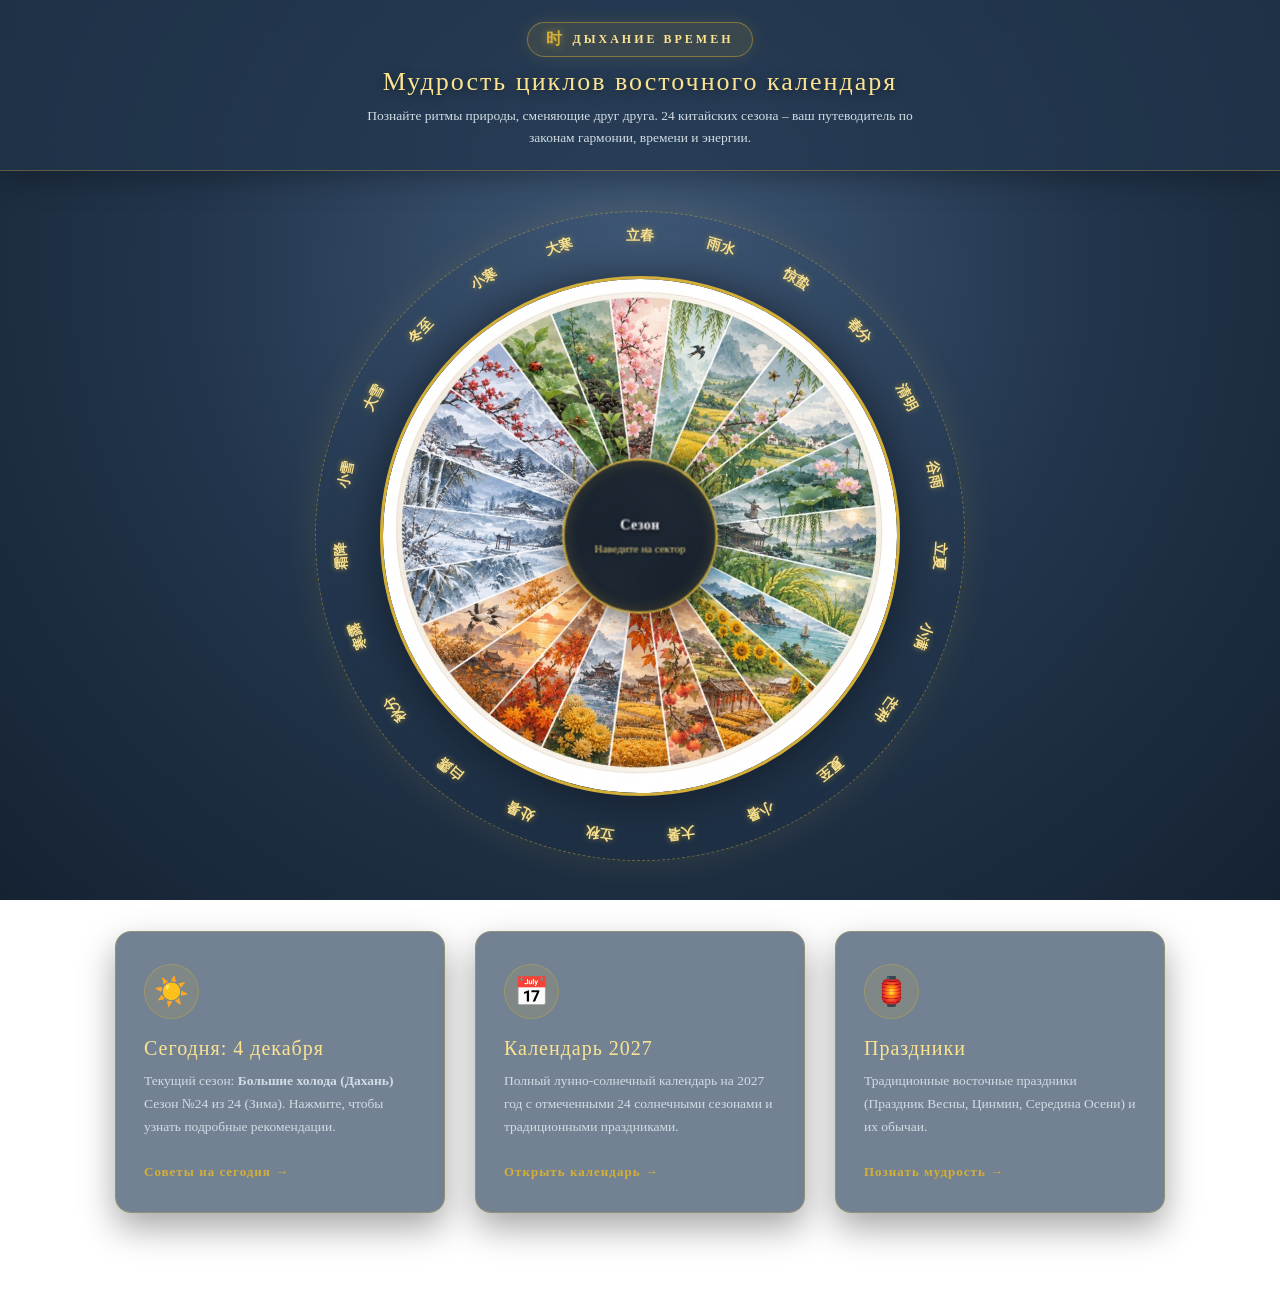
<file: index.html>
<!DOCTYPE html>
<html lang="ru">
<head>
    <meta charset="UTF-8">
    <meta name="viewport" content="width=device-width, initial-scale=1.0">
    <title>Дыхание Времен — Восточный календарь и 24 сезона</title>
    <link rel="stylesheet" href="style.css">
</head>
<body>

    <div class="container">
        
        <!-- Шапка -->
        <header class="site-header">
            <div class="logo">
                <span class="logo-icon">时</span>
                <span class="logo-text">Дыхание Времен</span>
            </div>
            
            <div class="intro-content">
                <h1>Мудрость циклов восточного календаря</h1>
                <p>Познайте ритмы природы, сменяющие друг друга. 24 китайских сезона – ваш путеводитель по законам гармонии, времени и энергии.</p>
            </div>
        </header>

        <!-- Круг сезонов -->
        <div class="interactive-stage">
            <div class="zodiac-ring-wrapper" id="zodiacRing"></div>

            <div class="seasons-wheel-container">
                <div class="seasons-wheel" id="seasonsWheel"></div>
                
                <div class="center-hub" id="centerHub">
                    <h2 id="seasonTitle">Сезон</h2>
                    <p id="seasonDesc">Наведите на сектор</p>
                </div>
            </div>
        </div>

        <!-- Три блока под кругом -->
        <section class="info-blocks-section">
            <div class="info-card" onclick="alert('Раздел «Сегодня» в разработке')">
                <div class="card-icon">☀️</div>
                <h3 id="todayCardTitle">Сегодня</h3>
                <p id="todayCardDesc">Загрузка данных текущего дня...</p>
                <span class="card-link">Советы на сегодня →</span>
            </div>

           <a href="calendar-2027.html" class="info-card">
    <div class="card-icon">📅</div>
    <h3>Календарь 2027</h3>
    <p>Полный лунно-солнечный календарь на 2027 год с отмеченными 24 солнечными сезонами и традиционными праздниками.</p>
    <span class="card-link">Открыть календарь →</span>
</a>

            <div class="info-card" onclick="alert('Раздел «Праздники» в разработке')">
                <div class="card-icon">🏮</div>
                <h3>Праздники</h3>
                <p>Традиционные восточные праздники (Праздник Весны, Цинмин, Середина Осени) и их обычаи.</p>
                <span class="card-link">Познать мудрость →</span>
            </div>
        </section>

    </div>

    <script src="script.js"></script>
    <script src="segodnya-widget.js"></script>
    <style>
  .starfield { position: fixed; inset: 0; z-index: -1; pointer-events: none; overflow: hidden; }
  .starfield .star {
    position: absolute;
    border-radius: 50%;
    background: #fff;
    opacity: 0;
    animation: star-twinkle var(--d, 5s) ease-in-out var(--delay, 0s) infinite;
  }
  .starfield .star.gold { background: #f3e5ab; }
  .starfield .star.glow { box-shadow: 0 0 6px 1px rgba(243, 229, 171, 0.55); }
  @keyframes star-twinkle {
    0%, 100% { opacity: 0;           transform: scale(0.6); }
    50%      { opacity: var(--o, .6); transform: scale(1); }
  }
  @media (prefers-reduced-motion: reduce) {
    .starfield .star { animation: none; opacity: 0.3; }
  }
</style>
<script>
(function () {
  var box = document.createElement('div');
  box.className = 'starfield';
  box.setAttribute('aria-hidden', 'true');
  var count = window.innerWidth < 700 ? 70 : 150;
  for (var i = 0; i < count; i++) {
    var s = document.createElement('span');
    var size = 2 + Math.random() * 3;
    s.className = 'star' + (Math.random() < 0.3 ? ' gold' : '') + (size > 3.6 ? ' glow' : '');
    s.style.left = (Math.random() * 100) + '%';
    s.style.top = (Math.random() * 100) + '%';
    s.style.width = s.style.height = size + 'px';
    s.style.setProperty('--d', (3 + Math.random() * 5).toFixed(1) + 's');
    s.style.setProperty('--delay', (-Math.random() * 8).toFixed(1) + 's');
    s.style.setProperty('--o', (0.35 + Math.random() * 0.5).toFixed(2));
    box.appendChild(s);
  }
  document.body.appendChild(box);
})();
</script>
    
</body>
</html>
</file>
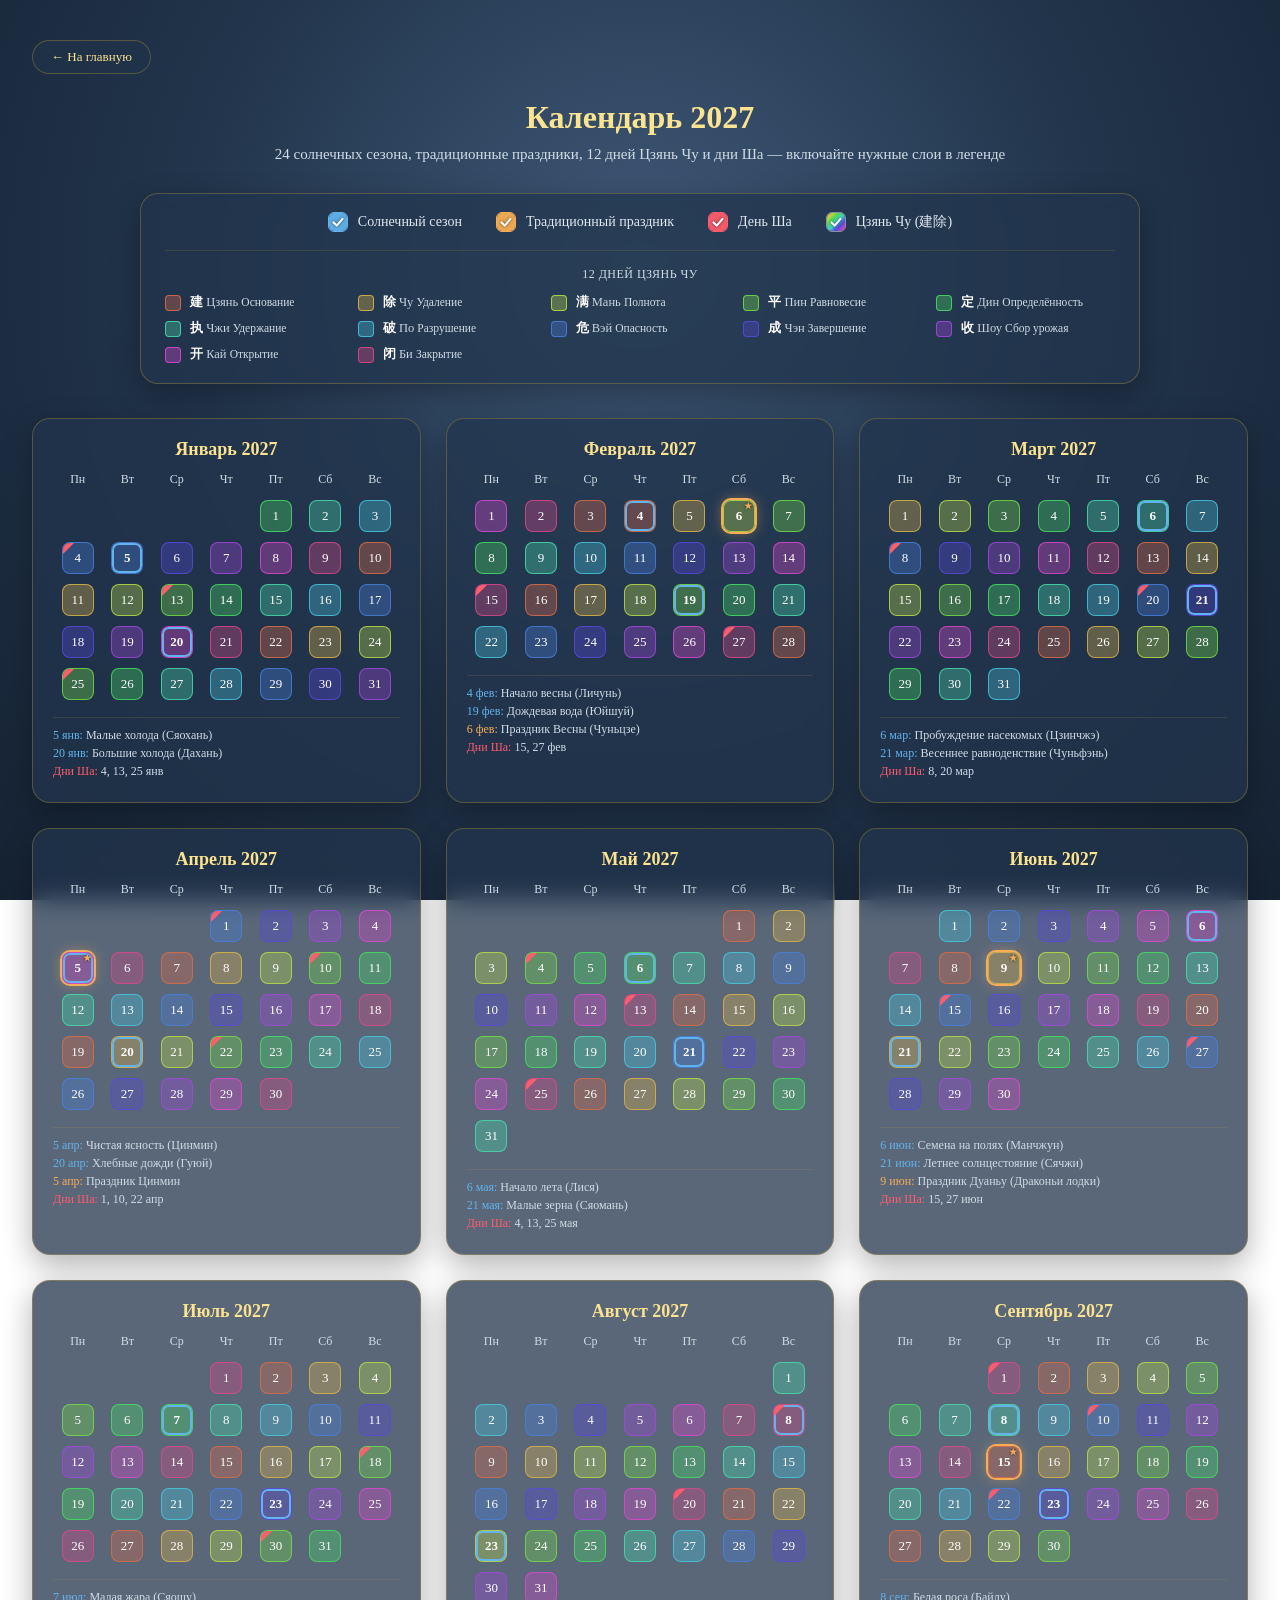
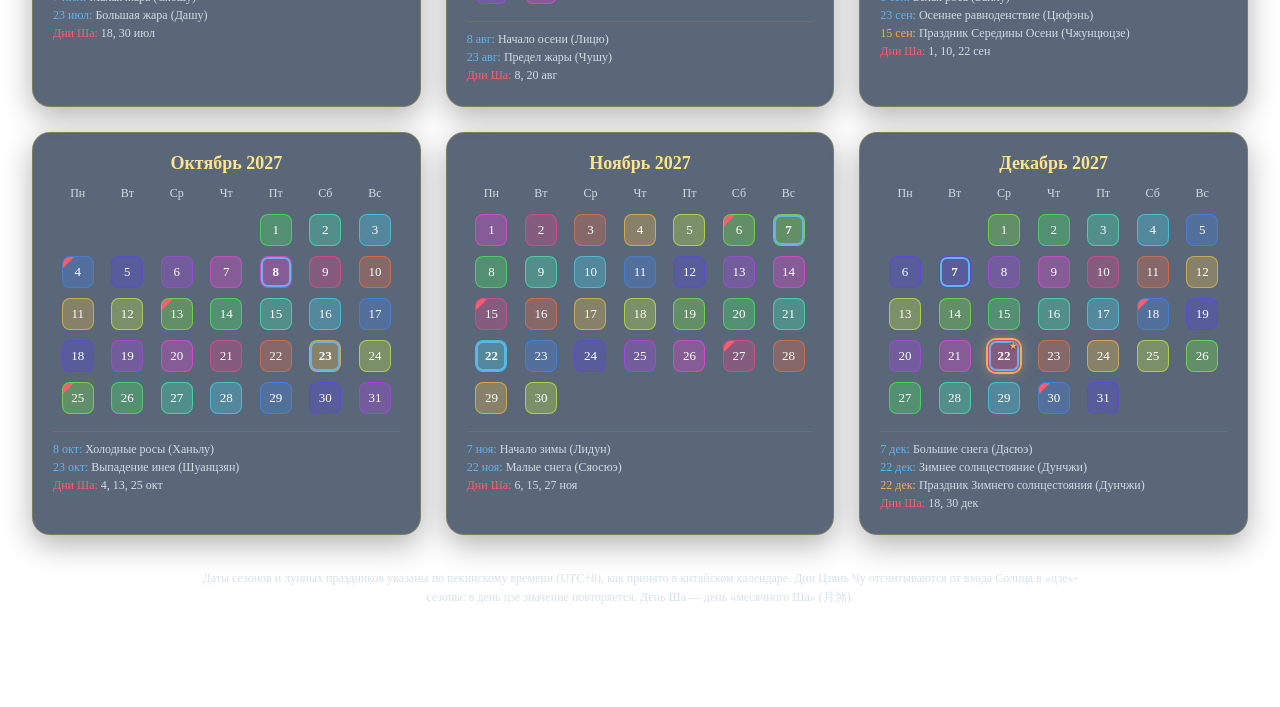
<file: calendar-2027.html>
<!DOCTYPE html>
<html lang="ru">
<head>
    <meta charset="UTF-8">
    <meta name="viewport" content="width=device-width, initial-scale=1.0">
    <title>Календарь 2027 — Сезоны, праздники, Цзянь Чу и дни Ша</title>
    <link rel="stylesheet" href="style.css">
    <style>
        :root {
            --cal-season: #63b3ed;
            --cal-holiday: #f6ad55;
            --cal-sha: #ff5c6c;
        }

        .calendar-wrapper {
            max-width: 1400px;
            width: 95%;
            margin: 40px auto;
            padding-bottom: 60px;
        }
        .calendar-header {
            text-align: center;
            margin-bottom: 30px;
        }
        .calendar-header h1 {
            font-size: 32px;
            color: var(--gold-light, #f3e5ab);
            margin-bottom: 10px;
        }
        .calendar-header p {
            color: var(--text-muted, #a0aec0);
            font-size: 15px;
        }
        .back-btn {
            display: inline-block;
            margin-bottom: 25px;
            color: var(--gold-light, #f3e5ab);
            text-decoration: none;
            font-size: 13px;
            border: 1px solid rgba(212, 175, 55, 0.3);
            padding: 8px 18px;
            border-radius: 20px;
            background: rgba(34, 53, 76, 0.6);
            backdrop-filter: blur(8px);
            transition: 0.3s;
        }
        .back-btn:hover {
            background: var(--gold-primary, #d4af37);
            color: #0d1520;
        }

        /* ───────── Легенда-фильтр ───────── */
        .legend {
            max-width: 1000px;
            margin: 0 auto 34px;
            padding: 18px 24px 20px;
            background: rgba(34, 53, 76, 0.75);
            backdrop-filter: blur(12px);
            border: 1px solid rgba(212, 175, 55, 0.3);
            border-radius: 18px;
            box-shadow: 0 10px 30px rgba(0, 0, 0, 0.3);
        }
        .legend-row {
            display: flex;
            flex-wrap: wrap;
            justify-content: center;
            gap: 14px 34px;
        }

        .lg-item {
            position: relative;
            display: inline-flex;
            align-items: center;
            gap: 10px;
            cursor: pointer;
            user-select: none;
            -webkit-tap-highlight-color: transparent;
            font-size: 14px;
        }
        .lg-input {
            position: absolute;
            left: 0;
            top: 50%;
            width: 20px;
            height: 20px;
            margin: -10px 0 0;
            opacity: 0;
            cursor: pointer;
        }
        .lg-box {
            position: relative;
            flex: none;
            width: 20px;
            height: 20px;
            border-radius: 6px;
            border: 1.5px solid var(--c);
            overflow: hidden;
            transition: transform 0.15s, box-shadow 0.2s;
        }
        .lg-box::before {
            content: "";
            position: absolute;
            inset: 0;
            background: var(--bg, var(--c));
            opacity: 0.2;
            transition: opacity 0.2s;
        }
        .lg-input:checked + .lg-box::before { opacity: 0.95; }
        .lg-input:focus-visible + .lg-box { box-shadow: 0 0 0 3px rgba(243, 229, 171, 0.55); }
        .lg-item:active .lg-box { transform: scale(0.9); }

        .lg-check {
            position: absolute;
            inset: 0;
            width: 100%;
            height: 100%;
            fill: none;
            stroke: #fff;
            stroke-width: 2.3;
            stroke-linecap: round;
            stroke-linejoin: round;
            filter: drop-shadow(0 0 1.5px rgba(0, 0, 0, 0.6));
        }
        .lg-check path {
            opacity: 0;
            stroke-dasharray: 1;
            stroke-dashoffset: 1;
            transition: stroke-dashoffset 0.22s ease 0.04s, opacity 0.05s;
        }
        .lg-input:checked + .lg-box .lg-check path {
            opacity: 1;
            stroke-dashoffset: 0;
        }
        .lg-text {
            color: var(--text-muted, #a0aec0);
            transition: color 0.2s;
        }
        .lg-item:hover .lg-text,
        .lg-input:checked ~ .lg-text { color: #e2e8f0; }

        .jc-legend {
            margin-top: 18px;
            padding-top: 16px;
            border-top: 1px solid rgba(212, 175, 55, 0.15);
            transition: opacity 0.25s;
        }
        .jc-legend.off { opacity: 0.35; }
        .jc-legend-title {
            text-align: center;
            font-size: 12px;
            letter-spacing: 0.04em;
            text-transform: uppercase;
            color: var(--text-muted, #a0aec0);
            margin-bottom: 12px;
        }
        .jc-grid {
            display: grid;
            grid-template-columns: repeat(auto-fill, minmax(165px, 1fr));
            gap: 9px 14px;
        }
        .jc-chip {
            display: flex;
            align-items: center;
            gap: 9px;
            font-size: 12.5px;
            color: #cbd5e0;
            white-space: nowrap;
        }
        .jc-chip b { color: #fff; font-weight: 600; }
        .jc-chip small { color: var(--text-muted, #a0aec0); font-size: 11.5px; }
        .jc-sw {
            flex: none;
            width: 16px;
            height: 16px;
            border-radius: 4px;
            background: hsl(var(--jh) 70% 58% / 0.34);
            border: 1px solid hsl(var(--jh) 70% 58% / 0.85);
        }

        /* ───────── Сетка месяцев ───────── */
        .months-grid {
            display: grid;
            grid-template-columns: repeat(auto-fit, minmax(320px, 1fr));
            gap: 25px;
        }
        .month-card {
            background: rgba(34, 53, 76, 0.75);
            backdrop-filter: blur(12px);
            border: 1px solid rgba(212, 175, 55, 0.3);
            border-radius: 18px;
            padding: 20px;
            box-shadow: 0 10px 30px rgba(0, 0, 0, 0.3);
        }
        .month-title {
            font-size: 18px;
            color: var(--gold-light, #f3e5ab);
            margin-bottom: 12px;
            text-align: center;
            font-weight: 600;
        }
        .month-table {
            width: 100%;
            border-collapse: collapse;
            text-align: center;
            font-size: 13px;
        }
        .month-table th {
            color: var(--text-muted, #a0aec0);
            font-weight: 500;
            padding-bottom: 8px;
            font-size: 12px;
        }
        .month-table td {
            padding: 5px 2px;
            height: 40px;
            vertical-align: middle;
        }

        /* День */
        .day-cell {
            position: relative;
            display: flex;
            align-items: center;
            justify-content: center;
            width: 32px;
            height: 32px;
            margin: 0 auto;
            box-sizing: border-box;
            border-radius: 8px;
            border: 1px solid transparent;
            background: rgba(20, 32, 48, 0.4);
            color: #cbd5e0;
            font-variant-numeric: tabular-nums;
            overflow: hidden;
            cursor: default;
            box-shadow: var(--ring-s, 0 0 #0000), var(--ring-h, 0 0 #0000);
            transition: transform 0.15s, box-shadow 0.2s, background 0.2s;
        }
        .day-cell .num { position: relative; z-index: 1; }

        .show-season .day-cell.has-season {
            --ring-s: inset 0 0 0 2px var(--cal-season);
            background: rgba(99, 179, 237, 0.2);
            color: #fff;
            font-weight: 700;
        }
        .show-holiday .day-cell.has-holiday {
            --ring-h: 0 0 0 2px var(--cal-holiday), 0 0 14px rgba(246, 173, 85, 0.5);
            background: rgba(246, 173, 85, 0.25);
            color: #fff;
            font-weight: 700;
            cursor: pointer;
        }
        .show-holiday .day-cell.has-holiday:hover,
        .show-holiday .day-cell.has-holiday:focus-visible {
            transform: scale(1.1);outline: none;
        }
        /* заливка Цзянь Чу — стоит после сезонов/праздников, поэтому перекрывает их фон */
        .show-jc .day-cell[data-jc] {
            background: hsl(var(--jh) 70% 58% / 0.34);
            border-color: hsl(var(--jh) 70% 58% / 0.8);
            color: #fff;
        }

        /* Маркеры */
        .mk { display: none; position: absolute; pointer-events: none; }
        .mk-h {
            top: 1px;
            right: 2px;
            font-size: 9px;
            line-height: 1;
            font-style: normal;
            color: var(--cal-holiday);
            text-shadow: 0 0 3px rgba(0, 0, 0, 0.7);
        }
        .mk-sha {
            top: 0;
            left: 0;
            width: 0;
            height: 0;
            border-style: solid;
            border-width: 11px 11px 0 0;
            border-color: var(--cal-sha) transparent transparent transparent;
        }
        .show-holiday .has-holiday .mk-h { display: block; }
        .show-sha .has-sha .mk-sha { display: block; }

        /* Список событий месяца */
        .month-events-list {
            margin-top: 12px;
            padding-top: 10px;
            border-top: 1px solid rgba(212, 175, 55, 0.15);
            font-size: 12px;
            color: var(--text-muted, #a0aec0);
        }
        .month-events-list[hidden] { display: none; }
        .month-events-list .ev { margin-bottom: 3px; }
        .ev-season span { color: var(--cal-season); font-weight: 500; }
        .ev-holiday span { color: var(--cal-holiday); font-weight: 500; }
        .ev-sha span { color: var(--cal-sha); font-weight: 500; }

        .calendar-note {
            max-width: 900px;
            margin: 34px auto 0;
            text-align: center;
            font-size: 12px;
            line-height: 1.6;
            color: var(--text-muted, #a0aec0);
            opacity: 0.85;
        }

        /* ───────── Подсказка ───────── */
        .tip {
            position: fixed;
            left: 0;
            top: 0;
            z-index: 50;
            max-width: 270px;
            padding: 8px 12px;
            background: #0d1520;
            color: #e2e8f0;
            border: 1px solid rgba(212, 175, 55, 0.4);
            border-radius: 8px;
            box-shadow: 0 6px 18px rgba(0, 0, 0, 0.55);
            font-size: 12px;
            line-height: 1.45;
            pointer-events: none;
            visibility: hidden;
            opacity: 0;
            transform: translateY(4px);
            transition: opacity 0.12s, transform 0.12s;
        }
        .tip.on { visibility: visible; opacity: 1; transform: none; }
        .tip .t-head { color: var(--gold-light, #f3e5ab); font-weight: 600; margin-bottom: 4px; }
        .tip .t-line { display: flex; align-items: baseline; gap: 7px; }
        .tip .t-line + .t-line { margin-top: 2px; }
        .tip .t-dot {
            flex: none;
            width: 9px;
            height: 9px;
            border-radius: 3px;
            transform: translateY(1px);
        }

        /* ───────── Окно праздника ───────── */
        .modal {
            position: fixed;
            inset: 0;
            z-index: 100;
            display: flex;
            align-items: center;
            justify-content: center;
            padding: 20px;
            background: rgba(5, 10, 18, 0.72);
            backdrop-filter: blur(4px);
            animation: m-fade 0.18s ease;
        }
        .modal[hidden] { display: none; }
        .modal-card {
            position: relative;
            width: 100%;
            max-width: 540px;
            max-height: calc(100vh - 40px);
            overflow-y: auto;
            padding: 28px 28px 24px;
            background: #1b2b41;
            color: #e2e8f0;
            border: 1px solid rgba(212, 175, 55, 0.45);
            border-radius: 18px;
            box-shadow: 0 20px 60px rgba(0, 0, 0, 0.6);
            animation: m-pop 0.22s ease;
        }
        .modal-close {position: absolute;
            top: 12px;
            right: 14px;
            width: 32px;
            height: 32px;
            border: 0;
            border-radius: 50%;
            background: rgba(255, 255, 255, 0.06);
            color: #cbd5e0;
            font-size: 20px;
            line-height: 1;
            cursor: pointer;
            transition: background 0.2s, color 0.2s;
        }
        .modal-close:hover { background: var(--cal-holiday); color: #0d1520; }
        .modal-close:focus-visible { outline: 2px solid var(--gold-light, #f3e5ab); outline-offset: 2px; }

        .m-head { display: flex; align-items: center; gap: 16px; padding-right: 30px; }
        .m-zh {
            flex: none;
            display: flex;
            align-items: center;
            justify-content: center;
            min-width: 64px;
            height: 64px;
            padding: 0 10px;
            border-radius: 14px;
            border: 1px solid rgba(246, 173, 85, 0.5);
            background: rgba(246, 173, 85, 0.14);
            color: var(--cal-holiday);
            font-size: 24px;
            font-weight: 600;
            letter-spacing: 0.05em;
        }
        .m-head h2 {
            margin: 0 0 4px;
            font-size: 21px;
            line-height: 1.25;
            color: var(--gold-light, #f3e5ab);
        }
        .m-date { font-size: 13px; color: var(--text-muted, #a0aec0); }

        .m-meta { display: flex; flex-wrap: wrap; gap: 8px; margin: 18px 0 4px; }
        .m-chip {
            display: inline-flex;
            align-items: center;
            gap: 7px;
            padding: 4px 11px;
            border-radius: 20px;
            font-size: 12px;
            color: #e2e8f0;
            border: 1px solid rgba(255, 255, 255, 0.16);
            background: rgba(255, 255, 255, 0.05);
        }
        .m-chip .t-dot { width: 9px; height: 9px; border-radius: 3px; }
        .m-chip.gold { border-color: rgba(246, 173, 85, 0.5); background: rgba(246, 173, 85, 0.12); color: #fbd5a5; }
        .m-chip.sha { border-color: rgba(255, 92, 108, 0.5); background: rgba(255, 92, 108, 0.12); color: #ffb3bb; }

        .m-body p { margin: 14px 0 0; font-size: 14.5px; line-height: 1.65; color: #d5dde8; }
        .m-body h3 {
            margin: 20px 0 8px;
            font-size: 13px;
            letter-spacing: 0.05em;
            text-transform: uppercase;
            color: var(--gold-light, #f3e5ab);
            font-weight: 600;
        }
        .m-body ul { margin: 0; padding: 0; list-style: none; }
        .m-body li {
            position: relative;
            padding: 3px 0 3px 18px;
            font-size: 14px;
            line-height: 1.55;
            color: #d5dde8;
        }
        .m-body li::before {
            content: "";
            position: absolute;
            left: 3px;
            top: 11px;
            width: 6px;
            height: 6px;
            border-radius: 2px;
            background: var(--cal-holiday);
        }
        .m-body .m-note {
            margin-top: 18px;
            padding: 11px 14px;
            border-radius: 10px;
            border-left: 3px solid var(--cal-season);
            background: rgba(99, 179, 237, 0.08);
            font-size: 13px;
        }

        .show-jc .day-cell { cursor: pointer; }
.m-body h3.good { color: #68d391; }
.m-body h3.bad  { color: #ff8a96; }
.m-body ul.good li::before { background: #68d391; }
.m-body ul.bad  li::before { background: var(--cal-sha); }

        @keyframes m-fade { from { opacity: 0; } to { opacity: 1; } }
        @keyframes m-pop { from { opacity: 0; transform: translateY(10px) scale(0.97); } to { opacity: 1; transform: none; } }

        @media (max-width: 520px) {
            .calendar-header h1 { font-size: 26px; }
            .legend { padding: 16px 16px 18px; }
            .modal-card { padding: 24px 20px 20px; }
            .m-zh { min-width: 56px; height: 56px; font-size: 20px; }
        }
        @media (prefers-reduced-motion: reduce) {
            * { transition: none !important; animation: none !important; }
        }
    </style>
</head>
<body>

    <div class="calendar-wrapper">
        <a href="index.html" class="back-btn">← На главную</a>

        <div class="calendar-header">
            <h1>Календарь 2027</h1>
            <p>24 солнечных сезона, традиционные праздники, 12 дней Цзянь Чу и дни Ша — включайте нужные слои в легенде</p>
        </div>

        <!-- Легенда: четыре независимых переключателя -->
        <section class="legend" id="legend" aria-label="Легенда и фильтры календаря">
            <div class="legend-row">
                <label class="lg-item">
                    <input type="checkbox" class="lg-input" data-layer="season" checked>
                    <span class="lg-box" style="--c: var(--cal-season)">
                        <svg class="lg-check" viewBox="0 0 20 20" aria-hidden="true"><path pathLength="1" d="M5 10.5 8.6 14 15 6.5"/></svg>
                    </span>
                    <span class="lg-text">Солнечный сезон</span>
                </label>

                <label class="lg-item">
                    <input type="checkbox" class="lg-input" data-layer="holiday" checked>
                    <span class="lg-box" style="--c: var(--cal-holiday)">
                        <svg class="lg-check" viewBox="0 0 20 20" aria-hidden="true"><path pathLength="1" d="M5 10.5 8.6 14 15 6.5"/></svg>
                    </span>
                    <span class="lg-text">Традиционный праздник</span>
                </label>

                <label class="lg-item">
                    <input type="checkbox" class="lg-input" data-layer="sha" checked>
                    <span class="lg-box" style="--c: var(--cal-sha)">
                        <svg class="lg-check" viewBox="0 0 20 20" aria-hidden="true"><path pathLength="1" d="M5 10.5 8.6 14 15 6.5"/></svg>
                    </span>
                    <span class="lg-text">День Ша</span>
                </label>

                <label class="lg-item">
                    <input type="checkbox" class="lg-input" data-layer="jc" checked>
                    <span class="lg-box" id="jcBox" style="--c: rgba(255,255,255,0.45)">
                        <svg class="lg-check" viewBox="0 0 20 20" aria-hidden="true"><path pathLength="1" d="M5 10.5 8.6 14 15 6.5"/></svg>
                    </span>
                    <span class="lg-text">Цзянь Чу (建除)</span>
                </label>
            </div>

            <div class="jc-legend" id="jcLegend">
                <div class="jc-legend-title">12 дней Цзянь Чу</div>
                <div class="jc-grid" id="jcGrid"></div>
            </div>
        </section>

        <!-- Сетка месяцев (строится скриптом) -->
        <div class="months-grid show-season show-holiday show-sha show-jc" id="months"></div>

        <p class="calendar-note">
            Даты сезонов и лунных праздников указаны по пекинскому времени (UTC+8), как принято в китайском календаре.
            Дни Цзянь Чу отсчитываются от входа Солнца в «цзе»-сезоны: в день цзе значение повторяется.
            День Ша — день «месячного Ша» (月煞).
        </p>
    </div>

    <div class="tip" id="tip" role="tooltip"></div>

    <div class="modal" id="modal" hidden>
        <div class="modal-card" role="dialog" aria-modal="true" aria-labelledby="mTitle">
            <button type="button" class="modal-close" id="mClose" aria-label="Закрыть">×</button>
            <div class="m-head">
                <div class="m-zh" id="mZh"></div>
                <div>
                    <h2 id="mTitle"></h2>
                    <div class="m-date" id="mDate"></div>
                </div>
            </div>
            <div class="m-meta" id="mMeta"></div>
            <div class="m-body" id="mBody"></div>
        </div>
    </div>

<script>
(() => {
'use strict';

/* ==DATA== */
const YEAR = 2027;

const MONTHS_NOM = ['Январь','Февраль','Март','Апрель','Май','Июнь','Июль','Август','Сентябрь','Октябрь','Ноябрь','Декабрь'];
const MONTHS_GEN = ['января','февраля','марта','апреля','мая','июня','июля','августа','сентября','октября','ноября','декабря'];
const MONTHS_SHORT = ['янв','фев','мар','апр','мая','июн','июл','авг','сен','окт','ноя','дек'];
const WEEKDAYS = ['воскресенье','понедельник','вторник','среда','четверг','пятница','суббота'];
 
// 12 дней Цзянь Чу. Оттенок (h) считается автоматически: 12 цветов по кругу.
const JC = [
    { zh: '建', py: 'Цзянь', ru: 'Основание' },
    { zh: '除', py: 'Чу',    ru: 'Удаление' },
    { zh: '满', py: 'Мань',  ru: 'Полнота' },
    { zh: '平', py: 'Пин',   ru: 'Равновесие' },
    { zh: '定', py: 'Дин',   ru: 'Определённость' },
    { zh: '执', py: 'Чжи',   ru: 'Удержание' },
    { zh: '破', py: 'По',    ru: 'Разрушение' },
    { zh: '危', py: 'Вэй',   ru: 'Опасность' },
    { zh: '成', py: 'Чэн',   ru: 'Завершение' },
    { zh: '收', py: 'Шоу',   ru: 'Сбор урожая' },
    { zh: '开', py: 'Кай',   ru: 'Открытие' },
    { zh: '闭', py: 'Би',    ru: 'Закрытие' }
];

JC.forEach((j, i) => { j.h = Math.round(15 + i * 29); });
 
// 24 сезона. Четвёртое число — ветвь месяца (子=0 … 亥=11) для «цзе»-сезонов, начинающих месяц.
const TERMS = [
    ['2027-01-05', 'Малые холода',          'Сяохань',  1],
    ['2027-01-20', 'Большие холода',        'Дахань',   null],
    ['2027-02-04', 'Начало весны',          'Личунь',   2],
    ['2027-02-19', 'Дождевая вода',         'Юйшуй',    null],
    ['2027-03-06', 'Пробуждение насекомых', 'Цзинчжэ',  3],
    ['2027-03-21', 'Весеннее равноденствие','Чуньфэнь', null],
    ['2027-04-05', 'Чистая ясность',        'Цинмин',   4],
    ['2027-04-20', 'Хлебные дожди',         'Гуюй',     null],
    ['2027-05-06', 'Начало лета',           'Лися',     5],
    ['2027-05-21', 'Малые зерна',           'Сяомань',  null],
    ['2027-06-06', 'Семена на полях',       'Манчжун',  6],
    ['2027-06-21', 'Летнее солнцестояние',  'Сячжи',    null],
    ['2027-07-07', 'Малая жара',            'Сяошу',    7],
    ['2027-07-23', 'Большая жара',          'Дашу',     null],
    ['2027-08-08', 'Начало осени',          'Лицю',     8],
    ['2027-08-23', 'Предел жары',           'Чушу',     null],
    ['2027-09-08', 'Белая роса',            'Байлу',    9],
    ['2027-09-23', 'Осеннее равноденствие', 'Цюфэнь',   null],
    ['2027-10-08', 'Холодные росы',         'Ханьлу',   10],
    ['2027-10-23', 'Выпадение инея',        'Шуанцзян', null],
    ['2027-11-07', 'Начало зимы',           'Лидун',    11],
    ['2027-11-22', 'Малые снега',           'Сяосюэ',   null],
    ['2027-12-07', 'Большие снега',         'Дасюэ',    0],
    ['2027-12-22', 'Зимнее солнцестояние',  'Дунчжи',   null]
].map(([date, ru, py, mb]) => ({ date, ru, py, mb }));
 
const HOLIDAYS = {
    '2027-02-06': {
        zh: '春节',
        title: 'Праздник Весны (Чуньцзе)',
        when: '1-й день 1-го лунного месяца',
        text: [
            'Китайский Новый год — главный праздник традиционного календаря. Он приходится на второе новолуние после зимнего солнцестояния и открывает новый лунный год. В 2027 году начинается год Огненной Овцы (Козы, 丁未).',
            'Празднование длится 15 дней и завершается Праздником фонарей.'
        ],
        traditions: [
            'Генеральная уборка дома перед праздником — чтобы «вымести» старые неудачи',
            'Семейный ужин в новогоднюю ночь',
            'Красные конверты хунбао, красные фонари и парные надписи на дверях',
            'Фейерверки и хлопушки, визиты к родным и друзьям'
        ],
        note: 'В системе Ба Цзы год меняется раньше — в день Личунь (4 февраля), а не в лунный Новый год.'
    },
    '2027-04-05': {
        zh: '清明节',
        title: 'Праздник Цинмин',
        when: 'Совпадает с сезоном «Чистая ясность»',
        text: [
            'День поминовения предков и ухода за могилами. Он совпадает с одноимённым солнечным сезоном, когда природа оживает, а воздух становится тёплым и прозрачным.',
            'В основе праздника — древний обычай Холодной пищи (Ханьши), связанный по преданию с памятью о советнике Цзе Цзытуе.'
        ],
        traditions: [
            'Уборка могил и поминальные подношения',
            'Благовония и ритуальные бумажные деньги',
            'Весенние прогулки на природу и запуск воздушных змеев',
            'Зелёные рисовые шарики цинтуань'
        ]
    },
    '2027-06-09': {
        zh: '端午节',
        title: 'Праздник Дуаньу (Драконьи лодки)',
        when: '5-й день 5-го лунного месяца',
        text: [
            'Праздник Драконьих лодок посвящён памяти поэта и сановника Цюй Юаня (царство Чу, IV–III века до н. э.), который, по преданию, бросился в реку Мило, узнав о падении своего царства.',
            'Это начало разгара лета, когда, по народным представлениям, особенно важно защититься от болезней и злых сил.'
        ],
        traditions: [
            'Гонки на драконьих лодках',
            'Цзунцзы — клейкий рис с начинкой в листьях бамбука или тростника',
            'Полынь и аир над дверью, мешочки-саше с травами',
            'Вино с реальгаром (сюнхуан) как оберег'
        ]
    },
    '2027-09-15': {
        zh: '中秋节',
        title: 'Праздник Середины Осени (Чжунцюцзе)',
        when: '15-й день 8-го лунного месяца',
        text: [
            'Праздник луны, один из самых тёплых семейных праздников Китая. В эту ночь луна считается самой полной и яркой — она символизирует единство и воссоединение семьи.',
            'С праздником связана легенда о Чан Э, которая выпила эликсир бессмертия и улетела на луну, и о её муже — стрелке И.'
        ],
        traditions: [
            'Лунные пряники юэбин',
            'Любование полной луной',
            'Семейный ужин и фонарики',
            'Подношения луне'
        ]
    },
    '2027-12-22': {
        zh: '冬至',
        title: 'Праздник Зимнего солнцестояния (Дунчжи)',
        when: 'Совпадает с сезоном «Зимнее солнцестояние»',
        text: [
            'Самый короткий день года: инь достигает максимума, и с этого дня начинает возвращаться ян — световой день снова растёт.',
            'В древности этот день был важнее Нового года; говорили: «Дунчжи велик, как Новый год». Императоры приносили в этот день жертвы Небу.'
        ],
        traditions: [
            'Танъюань — клёцки из клейкого риса (на юге Китая)',
            'Цзяоцзы — пельмени (на севере Китая)',
            'Семейные застолья и поминание предков',
            'Начало «счёта девяток» (шуцзю) — девять раз по девять дней до тепла'
        ]
    }
};

const JC_INFO = [
    { essence: 'День начала: энергия набирает ход, хорошее время закладывать основу.',
      good: ['Начинать новые дела и проекты', 'Знакомиться, налаживать связи, вступать в должность', 'Отправляться в дорогу'],
      bad:  ['Земляные работы и закладка фундамента', 'Вскрывать хранилища и тратить запасы', 'Похороны'] },
    { essence: 'День очищения: уходит старое, лишнее и застоявшееся.',
      good: ['Уборка и избавление от ненужных вещей', 'Гигиенические и оздоровительные процедуры', 'Завершать старые дела и закрывать долги'],
      bad:  ['Свадьбы и помолвки', 'Вступать в новую должность', 'Начинать крупные проекты'] },
    { essence: 'День полноты: всего в избытке, время плодов, встреч и праздников.',
      good: ['Праздники и семейные торжества', 'Открытие дела, въезд в новый дом', 'Получать прибыль и подводить итоги'],
      bad:  ['Земляные работы', 'Похороны', 'Посадка растений'] },
    { essence: 'День равновесия: спокойный, ровный, без резких поворотов.',
      good: ['Плановая работа и ремонт', 'Благоустройство, приведение дел в порядок', 'Спокойные переговоры и примирения'],
      bad:  ['Рискованные начинания', 'Рытьё каналов и колодцев', 'Резкие перемены'] },
    { essence: 'День определённости: решения закрепляются и вступают в силу.',
      good: ['Подписывать договоры и соглашения', 'Помолвки, свадьбы, начало учёбы', 'Принимать окончательные решения'],
      bad:  ['Судебные тяжбы и споры', 'Дальние поездки', 'Посадка растений'] },
    { essence: 'День удержания: время закрепить результат и довести начатое до конца.',
      good: ['Завершать и закреплять достигнутое', 'Ритуалы, благодарственные подношения', 'Наводить порядок в делах и документах'],
      bad:  ['Переезд', 'Открытие бизнеса', 'Начало дальних поездок'] },
    { essence: 'День разрушения: самый «ломающий» день цикла, напряжённый и конфликтный.',
      good: ['Снос и демонтаж, избавление от хлама', 'Рвать с тем, что давно изжило себя'],
      bad:  ['Свадьбы и помолвки', 'Открытие дела и подписание договоров', 'Поездки и важные начинания'] },
    { essence: 'День опасности: требует осторожности и трезвой оценки рисков.',
      good: ['Тихие домашние дела, отдых', 'Подготовка и планирование', 'Ритуалы и молитвы'],
      bad:  ['Рискованные поступки и экстрим', 'Восхождения, плавание', 'Крупные сделки'] },
    { essence: 'День завершения: дела доводятся до успеха, итоги радуют.',
      good: ['Открытие дела, подписание договоров', 'Свадьбы и торжества', 'Переезд, начало учёбы'],
      bad:  ['Судебные тяжбы', 'Похороны'] },
    { essence: 'День сбора: время получать то, что посеяно.',
      good: ['Собирать долги и платежи', 'Получать прибыль, подводить итоги', 'Уборка урожая, запасы'],
      bad:  ['Дальние поездки', 'Крупные траты и выдача в долг', 'Похороны и земляные работы'] },
    { essence: 'День открытия: путь свободен, двери открыты.',
      good: ['Открытие бизнеса, запуск проектов', 'Начало учёбы или работы', 'Поездки и свадьбы'],
      bad:  ['Похороны', 'Земляные работы'] },
    { essence: 'День закрытия: энергия замыкается, время завершать и откладывать.',
      good: ['Закрывать дела, подводить черту', 'Хранить, откладывать, делать запасы', 'Ремонт и укрепление'],
      bad:  ['Открытие дела и новые проекты', 'Поездки и свадьбы', 'Вскрывать то, что должно оставаться закрытым'] }
];

/* ==COMPUTE== */
// Ветвь месяца → ветвь «месячного Ша» (丑=1, 辰=4, 未=7, 戌=10)
const SHA_BRANCH = [7, 4, 1, 10, 7, 4, 1, 10, 7, 4, 1, 10];
 
function daysInMonth(y, m) { return new Date(y, m + 1, 0).getDate(); }
 
// Для каждого дня: jc — индекс дежурного (0…11), sha — день Ша.
function computeDays() {
    const jie = {};
    TERMS.forEach(t => { if (t.mb !== null) jie[t.date] = t.mb; });
    const out = {};
    let mb = 0; // до 5 января — месяц 子 (Дасюэ прошлого года)
    for (let m = 0; m < 12; m++) {
        for (let d = 1; d <= daysInMonth(YEAR, m); d++) {
            const key = YEAR + '-' + String(m + 1).padStart(2, '0') + '-' + String(d).padStart(2, '0');
            if (key in jie) mb = jie[key];
            const jdn = Math.floor(Date.UTC(YEAR, m, d) / 86400000) + 2440588;
            const br = (((jdn - 2451551) % 12) + 12) % 12; // 2000-01-07 — день цзы-цзя (子)
            out[key] = { jc: (((br - mb) % 12) + 12) % 12, sha: br === SHA_BRANCH[mb] };
        }
    }
    return out;
}
/* ==END== */
 
const DAYS = computeDays();
const TERM_BY_DATE = {};
TERMS.forEach(t => { TERM_BY_DATE[t.date] = t; });
 
const jcColor = i => 'hsl(' + JC[i].h + ' 70% 58%)';
const pad = n => String(n).padStart(2, '0');
const keyOf = (m, d) => YEAR + '-' + pad(m + 1) + '-' + pad(d);
 
const state = { season: true, holiday: true, sha: true, jc: true };
 
const monthsEl = document.getElementById('months');
const jcLegend = document.getElementById('jcLegend');
const tip = document.getElementById('tip');
const modal = document.getElementById('modal');
const mClose = document.getElementById('mClose');
 
/* ───────── Легенда: 12 индикаторов Цзянь Чу ───────── */
document.getElementById('jcGrid').innerHTML = JC.map((j, i) =>
    '<div class="jc-chip" style="--jh:' + j.h + '"><span class="jc-sw"></span>' +
    '<span><b>' + j.zh + '</b> ' + j.py + ' <small>' + j.ru + '</small></span></div>'
).join('');
 
document.getElementById('jcBox').style.setProperty('--bg',
    'linear-gradient(135deg,' + JC.map((j, i) => jcColor(i)).join(',') + ')');
 
/* ───────── Построение месяцев ───────── */
function buildMonth(m) {
    const first = (new Date(YEAR, m, 1).getDay() + 6) % 7; // понедельник = 0
    const total = daysInMonth(YEAR, m);
    const cells = [];
    for (let i = 0; i < first; i++) cells.push('<td></td>');
    for (let d = 1; d <= total; d++) {
        const key = keyOf(m, d);
        const info = DAYS[key];
        let cls = 'day-cell';
        if (TERM_BY_DATE[key]) cls += ' has-season';
        if (HOLIDAYS[key]) cls += ' has-holiday';
        if (info.sha) cls += ' has-sha';
        cells.push(
            '<td><div class="' + cls + '" data-date="' + key + '" data-jc="' + info.jc +
            '" style="--jh:' + JC[info.jc].h + '"><span class="num">' + d +
            '</span><i class="mk mk-h">★</i><i class="mk mk-sha"></i></div></td>'
        );
    }
    while (cells.length % 7) cells.push('<td></td>');
    let rows = '';
    for (let i = 0; i < cells.length; i += 7) rows += '<tr>' + cells.slice(i, i + 7).join('') + '</tr>';
 
    // подписи под месяцем
    const ev = [];
    const prefix = YEAR + '-' + pad(m + 1) + '-';
    TERMS.filter(t => t.date.startsWith(prefix)).forEach(t => {
        ev.push('<div class="ev ev-season" data-g="season"><span>' + Number(t.date.slice(8)) + ' ' + MONTHS_SHORT[m] +
                ':</span> ' + t.ru + ' (' + t.py + ')</div>');
    });
    Object.keys(HOLIDAYS).filter(k => k.startsWith(prefix)).forEach(k => {
        ev.push('<div class="ev ev-holiday" data-g="holiday"><span>' + Number(k.slice(8)) + ' ' + MONTHS_SHORT[m] +
                ':</span> ' + HOLIDAYS[k].title + '</div>');
    });
    const sha = [];
    for (let d = 1; d <= total; d++) if (DAYS[keyOf(m, d)].sha) sha.push(d);
    if (sha.length) {
        ev.push('<div class="ev ev-sha" data-g="sha"><span>Дни Ша:</span> ' + sha.join(', ') + ' ' + MONTHS_SHORT[m] + '</div>');
    }

    return '<div class="month-card"><div class="month-title">' + MONTHS_NOM[m] + ' ' + YEAR + '</div>' +
        '<table class="month-table"><tr><th>Пн</th><th>Вт</th><th>Ср</th><th>Чт</th><th>Пт</th><th>Сб</th><th>Вс</th></tr>' +
        rows + '</table><div class="month-events-list">' + ev.join('') + '</div></div>';
}
monthsEl.innerHTML = MONTHS_NOM.map((_, m) => buildMonth(m)).join('');
 
/* ───────── Применение фильтров ───────── */
function applyState() {
    Object.keys(state).forEach(k => monthsEl.classList.toggle('show-' + k, state[k]));
    jcLegend.classList.toggle('off', !state.jc);
 
    monthsEl.querySelectorAll('.month-events-list').forEach(list => {
        let any = false;
        list.querySelectorAll('.ev').forEach(ev => {
            const on = state[ev.dataset.g];
            ev.style.display = on ? '' : 'none';
            if (on) any = true;
        });
        list.hidden = !any;
    });
 
    monthsEl.querySelectorAll('.day-cell.has-holiday').forEach(c => {
        if (state.holiday) {
            c.setAttribute('tabindex', '0');
            c.setAttribute('role', 'button');
            c.setAttribute('aria-label', HOLIDAYS[c.dataset.date].title + ' — открыть описание');
        } else {
            c.removeAttribute('tabindex');
            c.removeAttribute('role');
            c.removeAttribute('aria-label');
        }
    });
    hideTip();
}
 
document.getElementById('legend').addEventListener('change', e => {
    const layer = e.target && e.target.dataset && e.target.dataset.layer;
    if (!layer) return;
    state[layer] = e.target.checked;
    applyState();
});

/* ───────── Подсказка ───────── */
function dateLabel(key) {
    const [y, m, d] = key.split('-').map(Number);
    return d + ' ' + MONTHS_GEN[m - 1] + ' ' + y + ', ' + WEEKDAYS[new Date(y, m - 1, d).getDay()];
}
 
function tipLines(key) {
    const info = DAYS[key];
    const lines = [];
    if (state.jc) {
        const j = JC[info.jc];
        lines.push('<span class="t-dot" style="background:' + jcColor(info.jc) + '"></span><span>' +
                   j.py + ' (' + j.zh + ') — ' + j.ru + '</span>');
    }
    if (state.season && TERM_BY_DATE[key]) {
        const t = TERM_BY_DATE[key];
        lines.push('<span class="t-dot" style="background:var(--cal-season)"></span><span>' + t.ru + ' (' + t.py + ')</span>');
    }

    if (state.holiday && HOLIDAYS[key]) {
        lines.push('<span class="t-dot" style="background:var(--cal-holiday)"></span><span>' + HOLIDAYS[key].title + '</span>');
    }
    if (state.sha && info.sha) {
        lines.push('<span class="t-dot" style="background:var(--cal-sha)"></span><span>День Ша</span>');
    }
    return lines;
}
 
function showTip(cell) {
    const key = cell.dataset.date;
    const lines = tipLines(key);
    if (!lines.length) { hideTip(); return; }
    tip.innerHTML = '<div class="t-head">' + dateLabel(key) + '</div>' +
        lines.map(l => '<div class="t-line">' + l + '</div>').join('');
    tip.style.left = '0px';
    tip.style.top = '0px';
    const r = cell.getBoundingClientRect();
    const tw = tip.offsetWidth, th = tip.offsetHeight;
    let left = r.left + r.width / 2 - tw / 2;
    left = Math.max(8, Math.min(left, window.innerWidth - tw - 8));
    let top = r.top - th - 8;
    if (top < 8) top = r.bottom + 8;
    tip.style.left = left + 'px';
    tip.style.top = top + 'px';
    tip.classList.add('on');
}
function hideTip() { tip.classList.remove('on'); }
 
const touchOnly = window.matchMedia('(hover: none)').matches;
 
monthsEl.addEventListener('mouseover', e => {
    if (touchOnly) return;
    const cell = e.target.closest('.day-cell');
    if (cell) showTip(cell); else hideTip();
});
monthsEl.addEventListener('mouseleave', hideTip);
monthsEl.addEventListener('focusin', e => {
    const cell = e.target.closest('.day-cell');
    if (cell) showTip(cell);
});
monthsEl.addEventListener('focusout', hideTip);
window.addEventListener('scroll', hideTip, { passive: true });
 
/* ───────── Окно праздника ───────── */
let lastFocus = null;
 
function jcBlock(info, withTitle) {
    const j = JC[info.jc], d = JC_INFO[info.jc];
    return (withTitle ? '<h3>День ' + j.py + ' (' + j.zh + ') — ' + j.ru + '</h3>' : '') +
        '<p>' + d.essence + '</p>' +
        '<h3 class="good">Благоприятно</h3><ul class="good">' + d.good.map(t => '<li>' + t + '</li>').join('') + '</ul>' +
        '<h3 class="bad">Лучше воздержаться</h3><ul class="bad">' + d.bad.map(t => '<li>' + t + '</li>').join('') + '</ul>';
}

function openModal(key, cell) {
    const h = state.holiday ? HOLIDAYS[key] : null;
    const info = DAYS[key];
    const j = JC[info.jc];
    lastFocus = cell;

    document.getElementById('mZh').textContent = h ? h.zh : j.zh;
    document.getElementById('mTitle').textContent = h ? h.title : 'День ' + j.py + ' — ' + j.ru;
    document.getElementById('mDate').textContent = dateLabel(key);

    let meta = '';
    if (h) meta += '<span class="m-chip gold">' + h.when + '</span>';
    if (h && state.jc) {
        meta += '<span class="m-chip"><span class="t-dot" style="background:' + jcColor(info.jc) + '"></span>День ' +
                j.py + ' (' + j.zh + ')</span>';
    }
    if (!h && state.season && TERM_BY_DATE[key]) {
        meta += '<span class="m-chip"><span class="t-dot" style="background:var(--cal-season)"></span>Сезон: ' +
                TERM_BY_DATE[key].py + '</span>';
    }
    if (state.sha && info.sha) meta += '<span class="m-chip sha">День Ша</span>';
    document.getElementById('mMeta').innerHTML = meta;

    let body = '';
    if (h) {
        body += h.text.map(p => '<p>' + p + '</p>').join('') +
            '<h3>Традиции</h3><ul>' + h.traditions.map(t => '<li>' + t + '</li>').join('') + '</ul>' +
            (h.note ? '<p class="m-note">' + h.note + '</p>' : '');
        if (state.jc) body += jcBlock(info, true);
    } else {
        body += jcBlock(info, false);
    }
    if (state.jc) {
        body += '<p class="m-note">Это традиционные рекомендации китайского календаря, а не строгие правила.' +
                (state.sha && info.sha ? ' Сегодня ещё и день Ша: с важными начинаниями лучше повременить.' : '') + '</p>';
    }
    document.getElementById('mBody').innerHTML = body;

    hideTip();
    modal.hidden = false;
    document.body.style.overflow = 'hidden';
    mClose.focus();
}

function closeModal() {
    if (modal.hidden) return;
    modal.hidden = true;
    document.body.style.overflow = '';
    if (lastFocus && lastFocus.focus) lastFocus.focus({ preventScroll: true });
}

monthsEl.addEventListener('click', e => {
    const cell = e.target.closest('.day-cell');
    if (!cell) return;
    const isHoliday = state.holiday && cell.classList.contains('has-holiday');
    if (isHoliday || state.jc) {
        openModal(cell.dataset.date, cell);
    } else if (touchOnly) {
        showTip(cell);
        e.stopPropagation();
    }
});

monthsEl.addEventListener('keydown', e => {
    if (e.key !== 'Enter' && e.key !== ' ') return;
    const cell = e.target.closest('.day-cell.has-holiday');
    if (cell && state.holiday) {
        e.preventDefault();
        openModal(cell.dataset.date, cell);
    }
});
document.addEventListener('click', e => {
    if (touchOnly && !e.target.closest('.day-cell')) hideTip();
});

mClose.addEventListener('click', closeModal);
modal.addEventListener('click', e => { if (e.target === modal) closeModal(); });
document.addEventListener('keydown', e => {
    if (modal.hidden) return;
    if (e.key === 'Escape') closeModal();
    else if (e.key === 'Tab') { e.preventDefault(); mClose.focus(); }
});
 
applyState();
})();
</script>
</body>
</html>
</file>
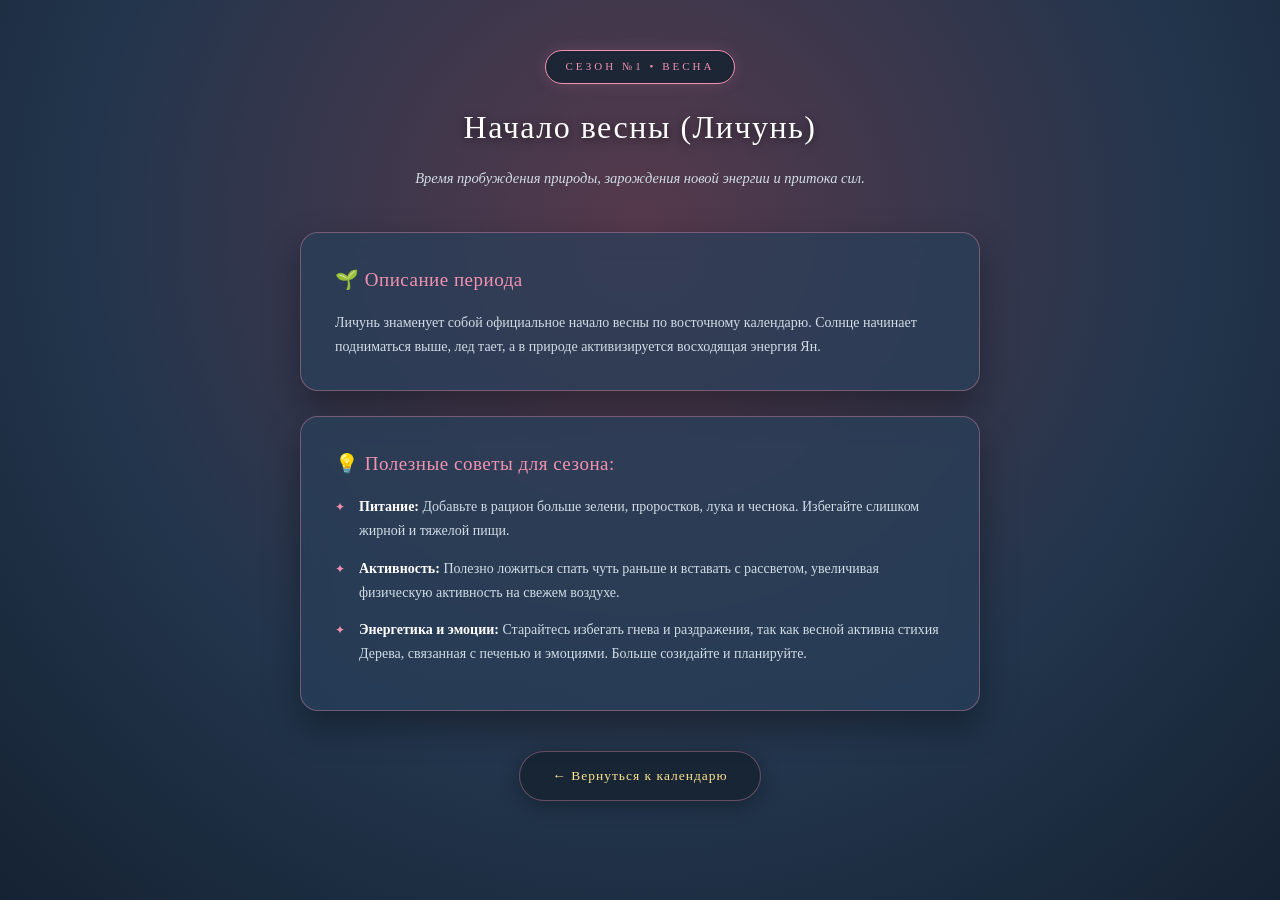
<file: season1.html>
<!DOCTYPE html>
<html lang="ru">
<head>
    <meta charset="UTF-8">
    <meta name="viewport" content="width=device-width, initial-scale=1.0">
    <title>Начало весны (Личунь) — Дыхание Времен</title>
    <link rel="stylesheet" href="season-style.css">
</head>
<body class="spring">

    <!-- Обертка для красивого центрирования карточек -->
    <div class="season-wrapper">

        <div class="season-header">
            <span class="season-tag">Сезон №1 • Весна</span>
            <h1>Начало весны (Личунь)</h1>
            <p class="season-subtitle">Время пробуждения природы, зарождения новой энергии и притока сил.</p>
        </div>

        <div class="card">
            <h3>🌱 Описание периода</h3>
            <p>Личунь знаменует собой официальное начало весны по восточному календарю. Солнце начинает подниматься выше, лед тает, а в природе активизируется восходящая энергия Ян.</p>
        </div>

        <div class="card">
            <h3>💡 Полезные советы для сезона:</h3>
            <ul>
                <li><strong>Питание:</strong> Добавьте в рацион больше зелени, проростков, лука и чеснока. Избегайте слишком жирной и тяжелой пищи.</li>
                <li><strong>Активность:</strong> Полезно ложиться спать чуть раньше и вставать с рассветом, увеличивая физическую активность на свежем воздухе.</li>
                <li><strong>Энергетика и эмоции:</strong> Старайтесь избегать гнева и раздражения, так как весной активна стихия Дерева, связанная с печенью и эмоциями. Больше созидайте и планируйте.</li>
            </ul>
        </div>

        <div class="back-link-wrapper">
            <a href="index.html" class="back-link">← Вернуться к календарю</a>
        </div>

    </div>
    <script src="season-animation.js"></script>

</body>
</html>
</file>
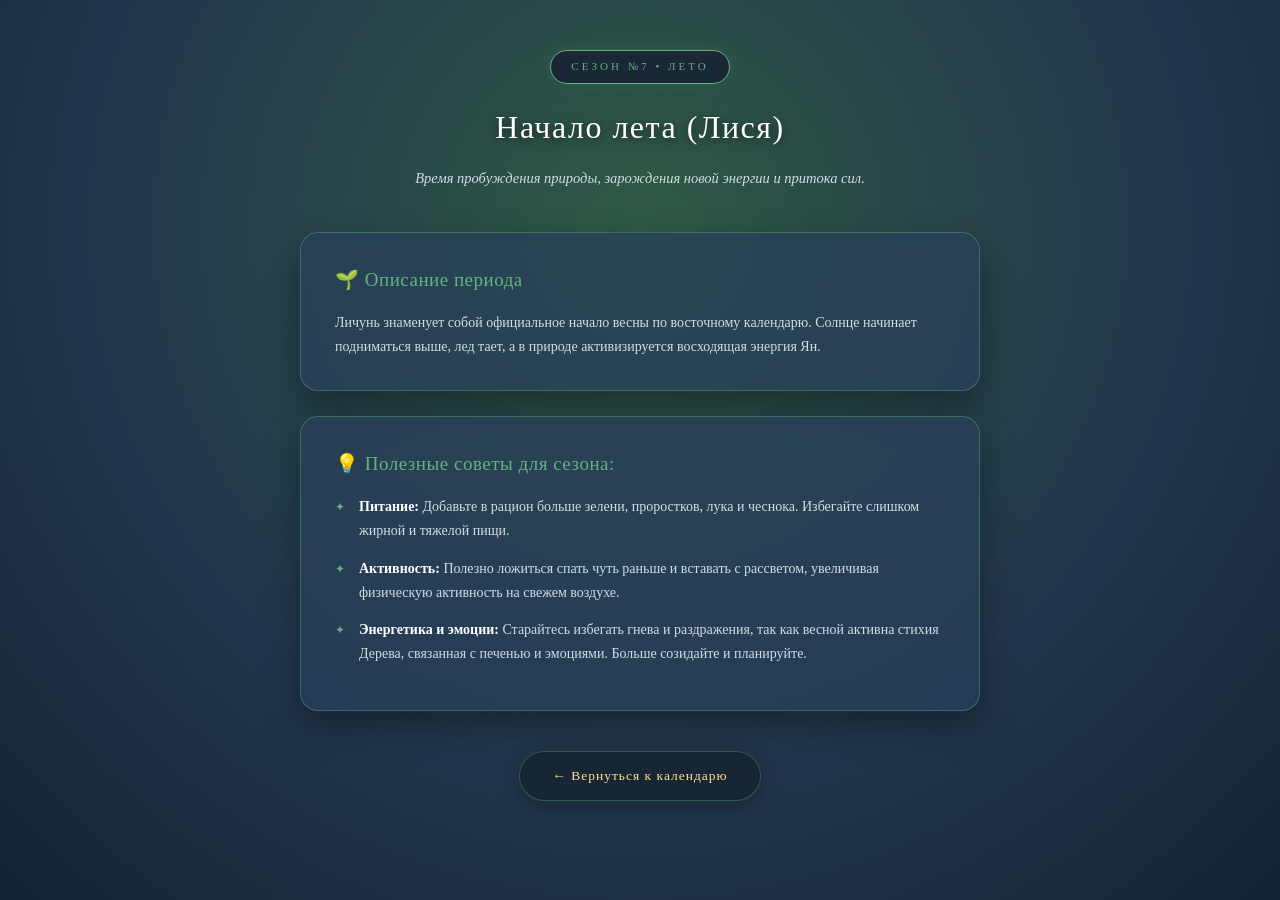
<file: season10.html>
<!DOCTYPE html>
<html lang="ru">
<head>
    <meta charset="UTF-8">
    <meta name="viewport" content="width=device-width, initial-scale=1.0">
    <title>Начало лета (Лиси) — Дыхание Времен</title>
    <link rel="stylesheet" href="season-style.css">
</head>
<body class="summer">

    <!-- Обертка для красивого центрирования карточек -->
    <div class="season-wrapper">

        <div class="season-header">
            <span class="season-tag">Сезон №7 • Лето</span>
            <h1>Начало лета (Лися)</h1>
            <p class="season-subtitle">Время пробуждения природы, зарождения новой энергии и притока сил.</p>
        </div>

        <div class="card">
            <h3>🌱 Описание периода</h3>
            <p>Личунь знаменует собой официальное начало весны по восточному календарю. Солнце начинает подниматься выше, лед тает, а в природе активизируется восходящая энергия Ян.</p>
        </div>

        <div class="card">
            <h3>💡 Полезные советы для сезона:</h3>
            <ul>
                <li><strong>Питание:</strong> Добавьте в рацион больше зелени, проростков, лука и чеснока. Избегайте слишком жирной и тяжелой пищи.</li>
                <li><strong>Активность:</strong> Полезно ложиться спать чуть раньше и вставать с рассветом, увеличивая физическую активность на свежем воздухе.</li>
                <li><strong>Энергетика и эмоции:</strong> Старайтесь избегать гнева и раздражения, так как весной активна стихия Дерева, связанная с печенью и эмоциями. Больше созидайте и планируйте.</li>
            </ul>
        </div>

        <div class="back-link-wrapper">
            <a href="index.html" class="back-link">← Вернуться к календарю</a>
        </div>

    </div>
    <script src="season-animation.js"></script>

</body>
</html>
</file>
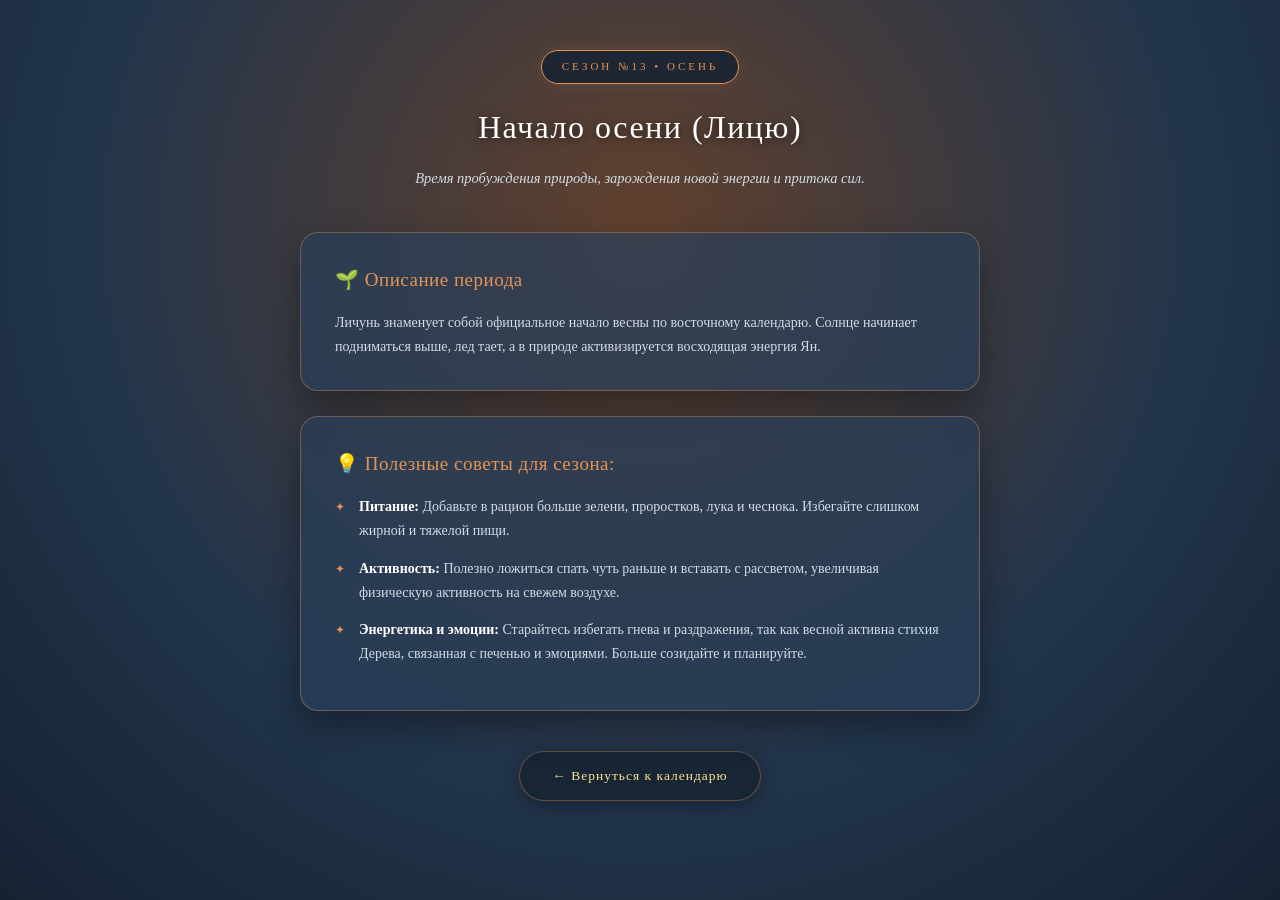
<file: season13.html>
<!DOCTYPE html>
<html lang="ru">
<head>
    <meta charset="UTF-8">
    <meta name="viewport" content="width=device-width, initial-scale=1.0">
    <title>Начало осени (Лицю) — Дыхание Времен</title>
    <link rel="stylesheet" href="season-style.css">
</head>
<body class="autumn">

    <!-- Обертка для красивого центрирования карточек -->
    <div class="season-wrapper">

        <div class="season-header">
            <span class="season-tag">Сезон №13 • Осень</span>
            <h1>Начало осени (Лицю)</h1>
            <p class="season-subtitle">Время пробуждения природы, зарождения новой энергии и притока сил.</p>
        </div>

        <div class="card">
            <h3>🌱 Описание периода</h3>
            <p>Личунь знаменует собой официальное начало весны по восточному календарю. Солнце начинает подниматься выше, лед тает, а в природе активизируется восходящая энергия Ян.</p>
        </div>

        <div class="card">
            <h3>💡 Полезные советы для сезона:</h3>
            <ul>
                <li><strong>Питание:</strong> Добавьте в рацион больше зелени, проростков, лука и чеснока. Избегайте слишком жирной и тяжелой пищи.</li>
                <li><strong>Активность:</strong> Полезно ложиться спать чуть раньше и вставать с рассветом, увеличивая физическую активность на свежем воздухе.</li>
                <li><strong>Энергетика и эмоции:</strong> Старайтесь избегать гнева и раздражения, так как весной активна стихия Дерева, связанная с печенью и эмоциями. Больше созидайте и планируйте.</li>
            </ul>
        </div>

        <div class="back-link-wrapper">
            <a href="index.html" class="back-link">← Вернуться к календарю</a>
        </div>

    </div>
    <script src="season-animation.js"></script>

</body>
</html>
</file>
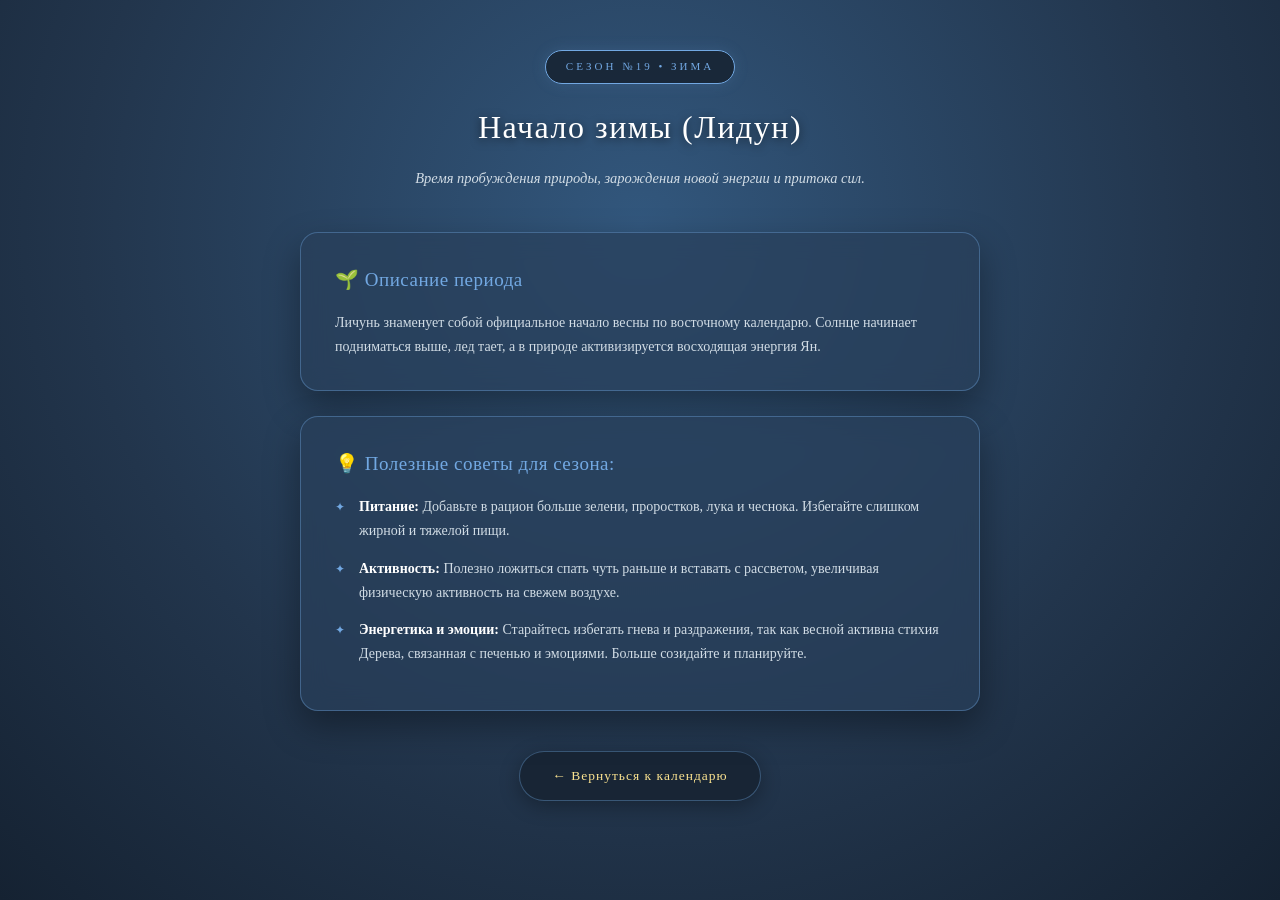
<file: season19.html>
<!DOCTYPE html>
<html lang="ru">
<head>
    <meta charset="UTF-8">
    <meta name="viewport" content="width=device-width, initial-scale=1.0">
    <title>Начало зимы (Лидун) — Дыхание Времен</title>
    <link rel="stylesheet" href="season-style.css">
</head>
<body class="winter">

    <!-- Обертка для красивого центрирования карточек -->
    <div class="season-wrapper">

        <div class="season-header">
            <span class="season-tag">Сезон №19 • Зима</span>
            <h1>Начало зимы (Лидун)</h1>
            <p class="season-subtitle">Время пробуждения природы, зарождения новой энергии и притока сил.</p>
        </div>

        <div class="card">
            <h3>🌱 Описание периода</h3>
            <p>Личунь знаменует собой официальное начало весны по восточному календарю. Солнце начинает подниматься выше, лед тает, а в природе активизируется восходящая энергия Ян.</p>
        </div>

        <div class="card">
            <h3>💡 Полезные советы для сезона:</h3>
            <ul>
                <li><strong>Питание:</strong> Добавьте в рацион больше зелени, проростков, лука и чеснока. Избегайте слишком жирной и тяжелой пищи.</li>
                <li><strong>Активность:</strong> Полезно ложиться спать чуть раньше и вставать с рассветом, увеличивая физическую активность на свежем воздухе.</li>
                <li><strong>Энергетика и эмоции:</strong> Старайтесь избегать гнева и раздражения, так как весной активна стихия Дерева, связанная с печенью и эмоциями. Больше созидайте и планируйте.</li>
            </ul>
        </div>

        <div class="back-link-wrapper">
            <a href="index.html" class="back-link">← Вернуться к календарю</a>
        </div>

    </div>
    <script src="season-animation.js"></script>

</body>
</html>
</file>
<file: style.css>
:root {
    --gold-primary: #d4af37;
    --gold-light: #fbe390;
    --text-main: #ffffff;
    --text-muted: #d1dce5;
}

* {
    box-sizing: border-box;
    margin: 0;
    padding: 0;
}

body, html {
    width: 100%;
    min-height: 100vh;
    font-family: "PingFang SC", "STHeiti", "Times New Roman", serif;
    color: var(--text-main);
    overflow-x: hidden;
    /* Тот же сумеречный градиент, но на порядок светлее, объёмнее и мягче */
    background: radial-gradient(circle at 50% 30%, #405978 0%, #22354c 50%, #152232 100%);
    background-attachment: fixed;
}

/* Убираем старую тяжелую картинку */
.bg-landscape,
.overlay {
    display: none;
}

.container {
    display: flex;
    flex-direction: column;
    align-items: center;
    width: 100%;
    min-height: 100vh;
    padding-bottom: 80px;
}

/* БЛАГОРОДНАЯ ШАПКА */
.site-header {
    width: 100%;
    background: rgba(34, 53, 76, 0.7);
    backdrop-filter: blur(12px);
    border-bottom: 1px solid rgba(212, 175, 55, 0.35);
    box-shadow: 0 4px 30px rgba(0, 0, 0, 0.35);
    padding: 22px 20px;
    text-align: center;
    z-index: 10;
}

.logo {
    display: inline-flex;
    align-items: center;
    gap: 10px;
    margin-bottom: 10px;
    background: rgba(212, 175, 55, 0.12);
    padding: 6px 18px;
    border-radius: 30px;
    border: 1px solid rgba(212, 175, 55, 0.45);
    box-shadow: 0 0 15px rgba(212, 175, 55, 0.15);
}

.logo-icon {
    font-size: 16px;
    color: var(--gold-primary);
    font-weight: bold;
    text-shadow: 0 0 8px rgba(212, 175, 55, 0.6);
}

.logo-text {
    font-size: 12px;
    letter-spacing: 3px;
    text-transform: uppercase;
    color: var(--gold-light);
    font-weight: 600;
}

.intro-content h1 {
    font-size: 26px;
    color: var(--gold-light);
    font-weight: 400;
    letter-spacing: 2px;
    margin-bottom: 8px;
    text-shadow: 0 2px 10px rgba(0,0,0,0.5);
}

.intro-content p {
    font-size: 13.5px;
    line-height: 1.6;
    color: var(--text-muted);
    max-width: 580px;
    margin: 0 auto;
}

/* ИНТЕРАКТИВНАЯ СЦЕНА КРУГА */
.interactive-stage {
    position: relative;
    width: 650px;
    height: 650px;
    margin: 40px auto;
    display: flex;
    justify-content: center;
    align-items: center;
}

/* ВНЕШНЕЕ КОЛЬЦО С ЗОДИАКОМ */
.zodiac-ring-wrapper {
    position: absolute;
    width: 650px;
    height: 650px;
    border-radius: 50%;
    animation: slowRotate 140s linear infinite;
    pointer-events: none;
    border: 1px dashed rgba(212, 175, 55, 0.45);
    box-shadow: 0 0 35px rgba(212, 175, 55, 0.12);
    z-index: 1;
}

@keyframes slowRotate {
    from { transform: rotate(0deg); }
    to { transform: rotate(360deg); }
}

.zodiac-symbol {
    position: absolute;
    top: 50%;
    left: 50%;
    width: 30px;
    height: 30px;
    margin-top: -15px;
    margin-left: -15px;
    font-size: 14px;
    font-weight: bold;
    color: var(--gold-light);
    text-align: center;
    line-height: 30px;
    text-shadow: 0 0 6px rgba(212, 175, 55, 0.6);
}

/* ЦЕНТРАЛЬНОЕ КОЛЕСО С СЕЗОНАМИ */
.seasons-wheel-container {
    position: absolute;
    width: 520px;
    height: 520px;
    border-radius: 50%;
    box-shadow: 0 0 45px rgba(0, 0, 0, 0.5), inset 0 0 20px rgba(212, 175, 55, 0.25);
    background: rgba(23, 36, 51, 0.88);
    overflow: hidden;
    border: 3px solid var(--gold-primary);
    z-index: 2;
    transform: rotate(7.5deg);
}

.seasons-wheel {
    width: 100%;
    height: 100%;
    border-radius: 50%;
    position: relative;
    background: url('wheel.jpg') no-repeat center center;
    background-size: cover;
    filter: brightness(0.98) contrast(1.05);
}

/* СЕКТОРА */
.season-sector {
    position: absolute;
    top: 0;
    left: 50%;
    height: 50%;
    transform-origin: bottom center;
    cursor: pointer;
    transition: background 0.3s ease;
    clip-path: polygon(50% 100%, 0% 0%, 100% 0%);
}
.season-sector.active-sector {
    filter: brightness(1.25);
    outline: 2px solid var(--gold-primary, #d4af37);
}

.season-sector:hover {
    background: rgba(212, 175, 55, 0.35);
}

/* ЧЁТКИЙ ЦЕНТРАЛЬНЫЙ МЕДАЛЬОН */
.center-hub {
    position: absolute;top: 50%;
    left: 50%;
    transform: translate3d(-50%, -50%, 0) rotate(-7.5deg);
    width: 155px;
    height: 155px;
    border-radius: 50%;
    background: rgba(18, 29, 42, 0.95);
    backdrop-filter: blur(12px);
    border: 2px solid var(--gold-primary);
    display: flex;
    flex-direction: column;
    justify-content: center;
    align-items: center;
    text-align: center;
    padding: 14px;
    box-shadow: 0 0 30px rgba(0, 0, 0, 0.6), inset 0 0 15px rgba(212, 175, 55, 0.2);
    z-index: 5;
    pointer-events: none;
    -webkit-font-smoothing: antialiased;
}

.center-hub h2 {
    font-size: 14px;
    line-height: 1.35;
    margin-bottom: 6px;
    color: #ffffff;
    font-weight: 700;
    max-width: 130px;
    letter-spacing: 0.5px;
    text-shadow: 0 2px 4px rgba(0, 0, 0, 0.8);
}

.center-hub p {
    font-size: 11px;
    line-height: 1.3;
    color: var(--gold-light);
    font-weight: 500;
    max-width: 130px;
    text-shadow: 0 1px 3px rgba(0, 0, 0, 0.8);
}

/* ТРИ ИНТЕРАКТИВНЫХ БЛОКА ПОД КРУГОМ */
.info-blocks-section {
    display: flex;
    justify-content: center;
    gap: 30px;
    max-width: 1100px;
    width: 90%;
    margin: 30px auto 20px auto;
    flex-wrap: wrap;
    z-index: 5;
}

.info-card {
    background: rgba(40, 63, 90, 0.65);
    backdrop-filter: blur(12px);
    border: 1px solid rgba(212, 175, 55, 0.32);
    border-radius: 16px;
    padding: 32px 28px;
    width: 330px;
    text-decoration: none;
    color: var(--text-main);
    box-shadow: 0 15px 35px rgba(0, 0, 0, 0.35);
    display: flex;
    flex-direction: column;
    align-items: flex-start;
    transition: transform 0.4s ease, box-shadow 0.4s ease, border-color 0.4s ease, background 0.4s ease;
}

.info-card:hover {
    transform: translateY(-8px);
    box-shadow: 0 20px 45px rgba(0, 0, 0, 0.5), 0 0 20px rgba(212, 175, 55, 0.25);
    background: rgba(31, 48, 67, 0.88);
    border-color: var(--gold-primary);
}

.card-icon {
    font-size: 28px;
    margin-bottom: 18px;
    background: rgba(212, 175, 55, 0.12);
    width: 55px;
    height: 55px;
    display: flex;
    align-items: center;
    justify-content: center;
    border-radius: 50%;
    border: 1px solid rgba(212, 175, 55, 0.35);
    transition: transform 0.4s ease, box-shadow 0.4s ease;
}

.info-card:hover .card-icon {
    transform: scale(1.1);
    box-shadow: 0 0 15px rgba(212, 175, 55, 0.4);
}

.info-card h3 {
    font-size: 20px;
    font-weight: 500;
    margin-bottom: 10px;
    color: var(--gold-light);
    letter-spacing: 1px;
}

.info-card p {
    font-size: 13.5px;
    line-height: 1.7;
    color: var(--text-muted);
    margin-bottom: 25px;
    flex-grow: 1;
}

.card-link {
    font-size: 13px;
    font-weight: 600;
    color: var(--gold-primary);
    display: inline-flex;
    align-items: center;
    gap: 6px;
    letter-spacing: 1px;
    transition: gap 0.3s ease, text-shadow 0.3s ease;
}

.info-card:hover .card-link {
    gap: 10px;
    text-shadow: 0 0 8px rgba(212, 175, 55, 0.6);
}

@media (max-width: 600px) {
    /* Уменьшаем и аккуратно масштабируем всё колесо целиком на экранах телефонов */
    .interactive-stage {
        transform: scale(0.55);
        transform-origin: center center;
        width: 100%;
        display: flex;
        justify-content: center;
        margin: -40px auto; /* компенсируем образовавшиеся от масштабирования пустые отступы */
        left: 0;
        right: 0;
    }
    .info-card, .site-header {
        backdrop-filter: none;
        background: rgba(34, 53, 76, 0.92);
    }
}

body {background: transparent;}
</file>
<file: season-style.css>
:root {
    --gold-primary: #d4af37;
    --gold-light: #fbe390;
    --card-bg: rgba(40, 63, 90, 0.7);
    --card-border: rgba(212, 175, 55, 0.35);
    --card-accent: rgba(212, 175, 55, 0.15);
    --text-main: #ffffff;
    --text-muted: #d1dce5;
}

/* Смягченные мягко-светящиеся градиенты под сезоны */
body.spring {
    --primary-color: #f092b0;
    --bg-gradient: radial-gradient(circle at 50% 25%, #56394c 0%, #22354c 60%, #152232 100%);
    --card-border: rgba(240, 146, 176, 0.38);
    --card-accent: rgba(240, 146, 176, 0.15);
}

body.summer {
    --primary-color: #62b380;
    --bg-gradient: radial-gradient(circle at 50% 25%, #2e5944 0%, #22354c 60%, #152232 100%);
    --card-border: rgba(98, 179, 128, 0.38);
    --card-accent: rgba(98, 179, 128, 0.15);
}

body.autumn {
    --primary-color: #e59356;
    --bg-gradient: radial-gradient(circle at 50% 25%, #61402d 0%, #22354c 60%, #152232 100%);
    --card-border: rgba(229, 147, 86, 0.38);
    --card-accent: rgba(229, 147, 86, 0.15);
}

body.winter {
    --primary-color: #72a8e2;
    --bg-gradient: radial-gradient(circle at 50% 25%, #32577d 0%, #22354c 60%, #152232 100%);
    --card-border: rgba(114, 168, 226, 0.38);
    --card-accent: rgba(114, 168, 226, 0.15);
}

* {
    box-sizing: border-box;
    margin: 0;
    padding: 0;
}

body, html {
    width: 100%;
    min-height: 100vh;
    font-family: "PingFang SC", "STHeiti", "Georgia", serif;
    background: var(--bg-gradient);
    background-attachment: fixed;
    color: var(--text-main);
    line-height: 1.8;
}

.season-wrapper {
    max-width: 680px;
    width: 90%;
    margin: 0 auto;
    padding: 50px 0 80px 0;
}

.season-header {
    text-align: center;
    margin-bottom: 40px;
}

.season-tag {
    display: inline-block;
    font-size: 11px;
    letter-spacing: 3px;
    text-transform: uppercase;
    color: var(--primary-color);
    background: rgba(23, 36, 51, 0.88);
    padding: 6px 20px;
    border-radius: 30px;
    border: 1px solid var(--primary-color);
    margin-bottom: 15px;
    box-shadow: 0 0 15px var(--card-accent);
}

h1 {
    font-size: 32px;
    color: #ffffff;
    font-weight: 400;
    letter-spacing: 1.5px;
    margin-bottom: 10px;
    text-shadow: 0 2px 10px rgba(0, 0, 0, 0.6);
}

.season-subtitle {
    font-size: 14.5px;
    color: var(--text-muted);
    font-style: italic;
}

.card {
    background: var(--card-bg);
    backdrop-filter: blur(12px);
    padding: 30px 34px;
    border-radius: 18px;
    box-shadow: 0 15px 35px rgba(0, 0, 0, 0.35);
    margin-bottom: 25px;
    border: 1px solid var(--card-border);
    transition: transform 0.3s ease, box-shadow 0.3s ease, border-color 0.3s ease, background-color 0.3s ease;
}

.card:hover {
    transform: translateY(-4px);
    box-shadow: 0 20px 45px rgba(0, 0, 0, 0.5), 0 0 20px var(--card-accent);
    border-color: var(--primary-color);
    background-color: rgba(31, 48, 67, 0.92);
}

.card h3 {
    font-size: 19px;
    color: var(--primary-color);
    margin-bottom: 14px;
    font-weight: 500;
    letter-spacing: 0.5px;
    display: flex;
    align-items: center;
    gap: 10px;
}

p {
    color: var(--text-muted);
    font-size: 14px;
    line-height: 1.75;
}

ul {
    list-style-type: none;
    padding-left: 0;
}

ul li {
    position: relative;
    padding-left: 24px;
    margin-bottom: 14px;
    color: var(--text-muted);
    font-size: 14px;
    line-height: 1.7;
}

ul li strong {
    color: #ffffff;
}

ul li::before {
    content: "✦";
    color: var(--primary-color);
    position: absolute;
    left: 0;
    font-size: 12px;
    top: 2px;
}

.back-link-wrapper {
    text-align: center;
    margin-top: 40px;
}

.back-link {
    display: inline-block;
    color: var(--gold-light);
    background: rgba(23, 36, 51, 0.88);
    padding: 12px 32px;
    border-radius: 30px;
    text-decoration: none;
    border: 1px solid var(--card-border);
    transition: all 0.3s ease;
    font-size: 13.5px;
    letter-spacing: 1px;
    box-shadow: 0 5px 20px rgba(0,0,0,0.3);
}

.back-link:hover {
    background: var(--gold-primary);
    color: #0d1520;
    border-color: var(--gold-primary);
    transform: translateY(-2px);
    box-shadow: 0 8px 25px rgba(212, 175, 55, 0.35);
    font-weight: 600;
}

/* Контейнер для падающих частиц (анимации на фоне) */
.particles-container {
    position: fixed;
    top: 0;
    left: 0;
    width: 100vw;
    height: 100vh;
    pointer-events: none;
    z-index: 0; /* Располагается поверх фона, но под текстом */
    overflow: hidden;
}

/* Базовый класс для отдельной частицы */
.particle {
    position: absolute;
    top: -10vh;
    user-select: none;
    pointer-events: none;
    animation-name: fall, sway;
    animation-timing-function: linear, ease-in-out;
    animation-iteration-count: infinite, infinite;
    opacity: 0.75;
}

/* Анимация падения вниз */
@keyframes fall {
    0% {
        transform: translateY(-10vh) rotate(0deg);
    }
    100% {
        transform: translateY(110vh) rotate(360deg);
    }
}

/* Плавное покачивание из стороны в сторону */
@keyframes sway {
    0%, 100% {
        margin-left: 0px;
    }
    50% {
        margin-left: 50px;
    }
}

/* Убедимся, что контент страниц находится поверх анимации */
.season-wrapper {
    position: relative;
    z-index: 2;
}
</file>
